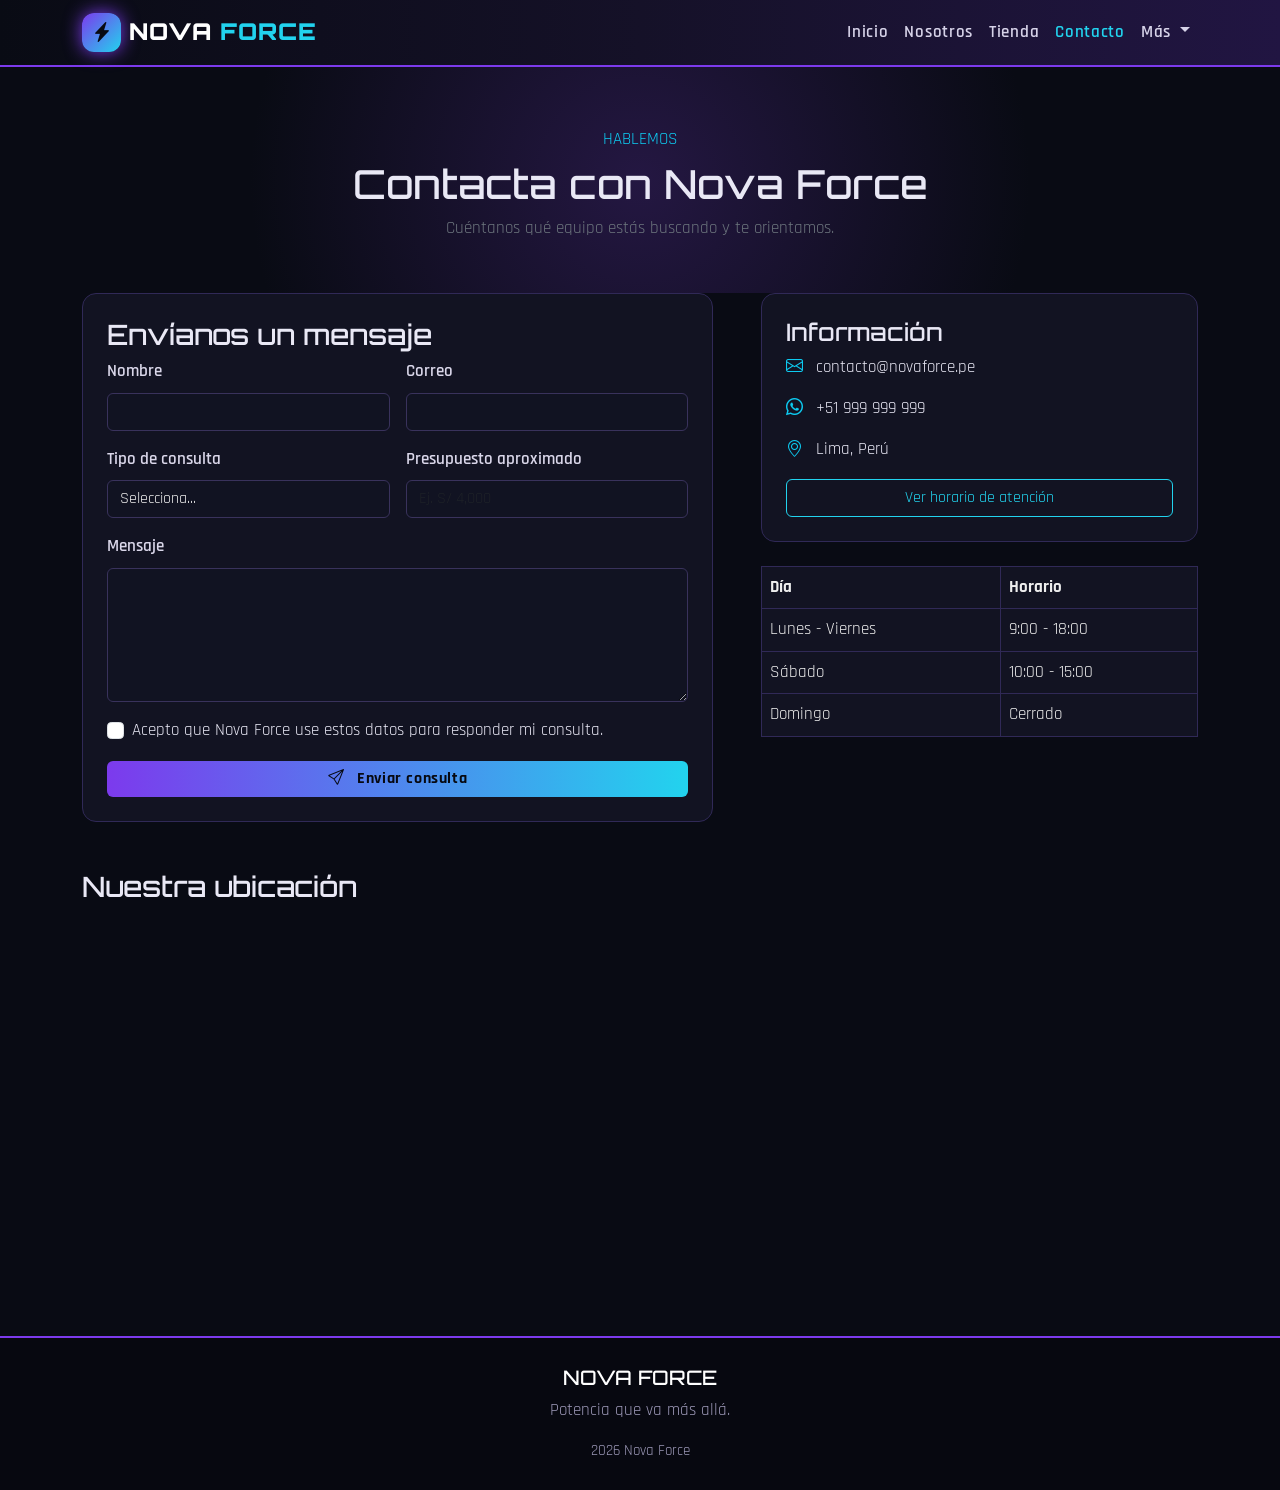
<file: contacto.html>
<!DOCTYPE html>
<html lang="es">
 <head>
  <meta charset="utf-8"/>
  <meta content="width=device-width,initial-scale=1" name="viewport"/>
  <title>
   Nova Force | Contacto
  </title>
  <link href="https://cdn.jsdelivr.net/npm/bootstrap@5.3.7/dist/css/bootstrap.min.css" rel="stylesheet"/>
  <link href="https://cdn.jsdelivr.net/npm/bootstrap-icons@1.11.3/font/bootstrap-icons.css" rel="stylesheet"/>
  <link href="estilos.css" rel="stylesheet"/>
 </head>
 <body>
  <nav class="navbar navbar-expand-lg navbar-dark navbar-nova sticky-top">
   <div class="container">
    <a class="navbar-brand d-flex align-items-center gap-2" href="index.html">
     <span class="logo-mark">
      <i class="bi bi-lightning-charge-fill">
      </i>
     </span>
     <span class="logo-text">
      NOVA
      <span>
       FORCE
      </span>
     </span>
    </a>
    <button class="navbar-toggler" data-bs-target="#nav" data-bs-toggle="collapse">
     <span class="navbar-toggler-icon">
     </span>
    </button>
    <div class="collapse navbar-collapse" id="nav">
     <ul class="navbar-nav ms-auto">
      <li class="nav-item">
       <a class="nav-link" href="index.html">
        Inicio
       </a>
      </li>
      <li class="nav-item">
       <a class="nav-link" href="nosotros.html">
        Nosotros
       </a>
      </li>
      <li class="nav-item">
       <a class="nav-link" href="tienda.html">
        Tienda
       </a>
      </li>
      <li class="nav-item">
       <a class="nav-link active" href="contacto.html">
        Contacto
       </a>
      </li>
      <li class="nav-item dropdown">
       <a class="nav-link dropdown-toggle" data-bs-toggle="dropdown" href="#">
        Más
       </a>
       <ul class="dropdown-menu dropdown-menu-dark">
        <li>
         <a class="dropdown-item" href="blog.html">
          Blog
         </a>
        </li>
        <li>
         <a class="dropdown-item" href="noticias.html">
          Noticias
         </a>
        </li>
       </ul>
      </li>
     </ul>
    </div>
   </div>
  </nav>
  <header class="page-head">
   <div class="container text-center">
    <span class="text-info">
     HABLEMOS
    </span>
    <h1 class="mt-2">
     Contacta con Nova Force
    </h1>
    <p class="text-secondary">
     Cuéntanos qué equipo estás buscando y te orientamos.
    </p>
   </div>
  </header>
  <main class="container pb-5">
   <div class="row g-5 align-items-start">
    <div class="col-lg-7">
     <div class="card card-nova p-4">
      <h3>
       Envíanos un mensaje
      </h3>
      <form class="row g-3 needs-validation" id="contactForm" novalidate="">
       <div class="col-md-6">
        <label class="form-label">
         Nombre
        </label>
        <input class="form-control" required=""/>
        <div class="invalid-feedback">
         Ingresa tu nombre.
        </div>
       </div>
       <div class="col-md-6">
        <label class="form-label">
         Correo
        </label>
        <input class="form-control" required="" type="email"/>
        <div class="invalid-feedback">
         Ingresa un correo válido.
        </div>
       </div>
       <div class="col-md-6">
        <label class="form-label">
         Tipo de consulta
        </label>
        <select class="form-select" required="">
         <option value="">
          Selecciona...
         </option>
         <option>
          Recomendación de PC
         </option>
         <option>
          Compra
         </option>
         <option>
          Soporte
         </option>
         <option>
          Otra consulta
         </option>
        </select>
        <div class="invalid-feedback">
         Selecciona una opción.
        </div>
       </div>
       <div class="col-md-6">
        <label class="form-label">
         Presupuesto aproximado
        </label>
        <input class="form-control" placeholder="Ej. S/ 4,000" required=""/>
        <div class="invalid-feedback">
         Indica un presupuesto.
        </div>
       </div>
       <div class="col-12">
        <label class="form-label">
         Mensaje
        </label>
        <textarea class="form-control" required="" rows="5"></textarea>
        <div class="invalid-feedback">
         Escribe tu mensaje.
        </div>
       </div>
       <div class="col-12">
        <div class="form-check">
         <input class="form-check-input" id="terms" required="" type="checkbox"/>
         <label class="form-check-label" for="terms">
          Acepto que Nova Force use estos datos para responder mi consulta.
         </label>
         <div class="invalid-feedback">
          Debes aceptar para continuar.
         </div>
        </div>
       </div>
       <div class="col-12">
        <button class="btn btn-nova w-100" type="submit">
         <i class="bi bi-send me-2">
         </i>
         Enviar consulta
        </button>
       </div>
      </form>
     </div>
    </div>
    <div class="col-lg-5">
     <div class="card card-nova p-4 mb-4">
      <h4>
       Información
      </h4>
      <p>
       <i class="bi bi-envelope text-info me-2">
       </i>
       contacto@novaforce.pe
      </p>
      <p>
       <i class="bi bi-whatsapp text-info me-2">
       </i>
       +51 999 999 999
      </p>
      <p>
       <i class="bi bi-geo-alt text-info me-2">
       </i>
       Lima, Perú
      </p>
      <button class="btn btn-outline-nova" data-bs-content="Respondemos consultas de lunes a sábado." data-bs-title="Atención Nova Force" data-bs-toggle="popover">
       Ver horario de atención
      </button>
     </div>
     <div class="table-responsive">
      <table class="table table-nova table-bordered align-middle">
       <thead>
        <tr>
         <th>
          Día
         </th>
         <th>
          Horario
         </th>
        </tr>
       </thead>
       <tbody>
        <tr>
         <td>
          Lunes - Viernes
         </td>
         <td>
          9:00 - 18:00
         </td>
        </tr>
        <tr>
         <td>
          Sábado
         </td>
         <td>
          10:00 - 15:00
         </td>
        </tr>
        <tr>
         <td>
          Domingo
         </td>
         <td>
          Cerrado
         </td>
        </tr>
       </tbody>
      </table>
     </div>
    </div>
   </div>
   <div class="mt-5">
    <h3 class="mb-3">
     Nuestra ubicación
    </h3>
    <div class="mapa-box">
     <iframe loading="lazy" src="https://www.google.com/maps?q=Lima,Peru&amp;output=embed" title="Mapa de Lima">
     </iframe>
    </div>
   </div>
  </main>
  <div class="modal fade" id="modalExito" tabindex="-1">
   <div class="modal-dialog modal-dialog-centered">
    <div class="modal-content bg-dark text-light border-info">
     <div class="modal-header">
      <h5 class="modal-title">
       <i class="bi bi-check-circle text-success me-2">
       </i>
       Mensaje enviado
      </h5>
      <button class="btn-close btn-close-white" data-bs-dismiss="modal">
      </button>
     </div>
     <div class="modal-body">
      Gracias por contactar a Nova Force. Tu consulta fue registrada correctamente.
     </div>
     <div class="modal-footer">
      <button class="btn btn-nova" data-bs-dismiss="modal">
       Aceptar
      </button>
     </div>
    </div>
   </div>
  </div>
  <footer class="footer-nova">
   <div class="container text-center">
    <h5 class="text-white">
     NOVA FORCE
    </h5>
    <p>
     Potencia que va más allá.
    </p>
    <p class="small mb-0">
     2026 Nova Force
    </p>
   </div>
  </footer>
  <script src="https://cdn.jsdelivr.net/npm/bootstrap@5.3.7/dist/js/bootstrap.bundle.min.js">
  </script>
  <script>
   document.querySelectorAll('[data-bs-toggle="popover"]').forEach(function(el){new bootstrap.Popover(el)});var form=document.getElementById('contactForm');form.addEventListener('submit',function(e){e.preventDefault();if(!form.checkValidity()){e.stopPropagation();form.classList.add('was-validated');return}form.classList.add('was-validated');new bootstrap.Modal(document.getElementById('modalExito')).show();form.reset();form.classList.remove('was-validated')})
  </script>
 </body>
</html>
</file>
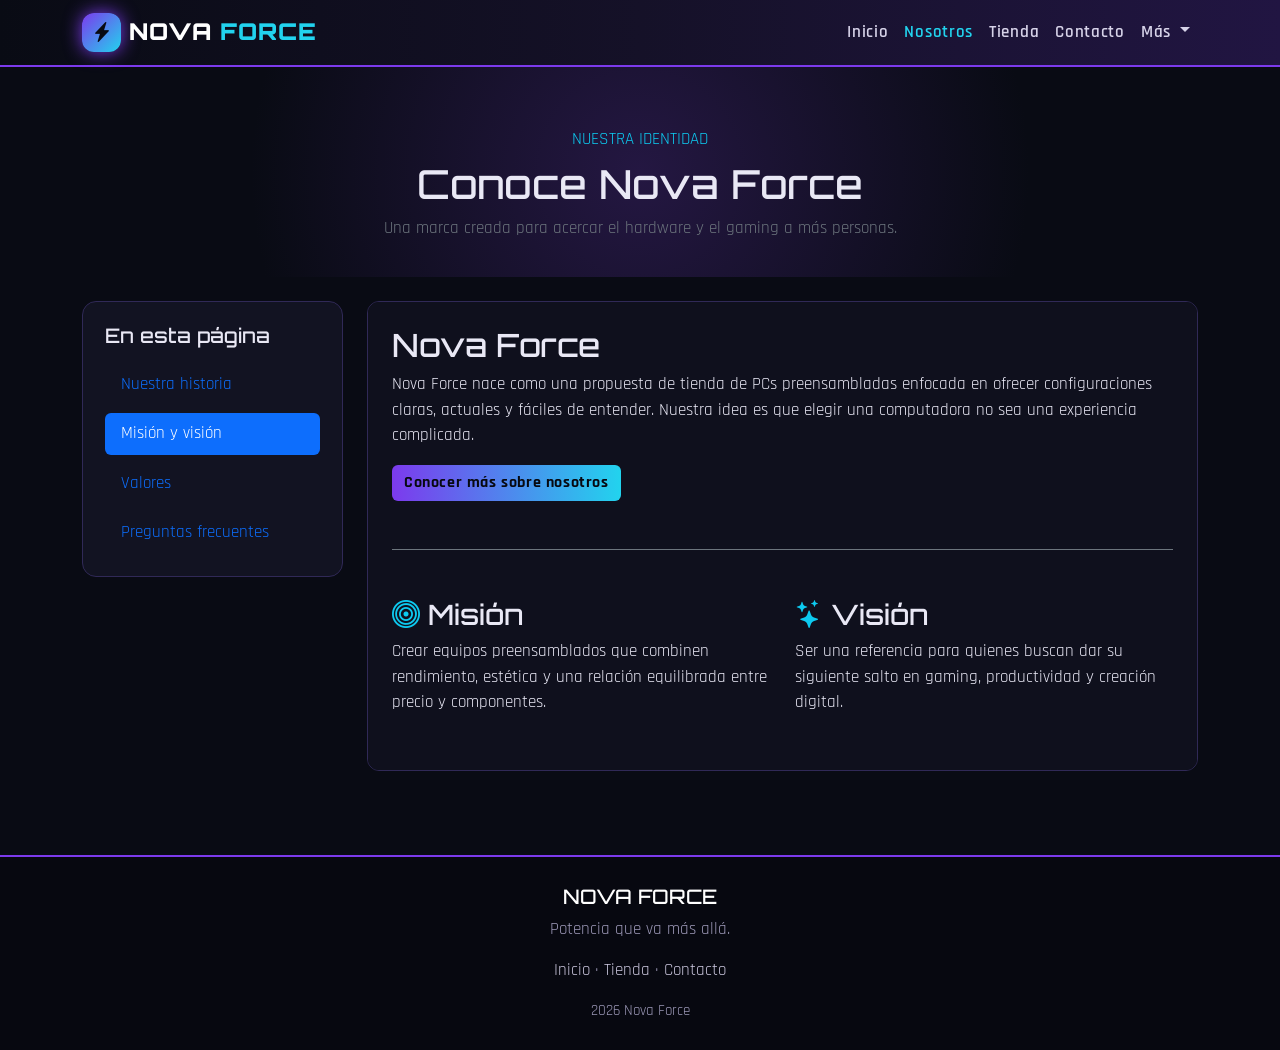
<file: nosotros.html>
<!DOCTYPE html>
<html lang="es">
 <head>
  <meta charset="utf-8"/>
  <meta content="width=device-width,initial-scale=1" name="viewport"/>
  <title>
   Nova Force | Nosotros
  </title>
  <link href="https://cdn.jsdelivr.net/npm/bootstrap@5.3.7/dist/css/bootstrap.min.css" rel="stylesheet"/>
  <link href="https://cdn.jsdelivr.net/npm/bootstrap-icons@1.11.3/font/bootstrap-icons.css" rel="stylesheet"/>
  <link href="estilos.css" rel="stylesheet"/>
 </head>
 <body data-bs-offset="100" data-bs-spy="scroll" data-bs-target="#sideNav" tabindex="0">
  <nav class="navbar navbar-expand-lg navbar-dark navbar-nova sticky-top">
   <div class="container">
    <a class="navbar-brand d-flex align-items-center gap-2" href="index.html">
     <span class="logo-mark">
      <i class="bi bi-lightning-charge-fill">
      </i>
     </span>
     <span class="logo-text">
      NOVA
      <span>
       FORCE
      </span>
     </span>
    </a>
    <button class="navbar-toggler" data-bs-target="#nav" data-bs-toggle="collapse">
     <span class="navbar-toggler-icon">
     </span>
    </button>
    <div class="collapse navbar-collapse" id="nav">
     <ul class="navbar-nav ms-auto">
      <li class="nav-item">
       <a class="nav-link" href="index.html">
        Inicio
       </a>
      </li>
      <li class="nav-item">
       <a class="nav-link active" href="nosotros.html">
        Nosotros
       </a>
      </li>
      <li class="nav-item">
       <a class="nav-link" href="tienda.html">
        Tienda
       </a>
      </li>
      <li class="nav-item">
       <a class="nav-link" href="contacto.html">
        Contacto
       </a>
      </li>
      <li class="nav-item dropdown">
       <a class="nav-link dropdown-toggle" data-bs-toggle="dropdown" href="#">
        Más
       </a>
       <ul class="dropdown-menu dropdown-menu-dark">
        <li>
         <a class="dropdown-item" href="blog.html">
          Blog
         </a>
        </li>
        <li>
         <a class="dropdown-item" href="noticias.html">
          Noticias
         </a>
        </li>
       </ul>
      </li>
     </ul>
    </div>
   </div>
  </nav>
  <header class="page-head">
   <div class="container text-center">
    <span class="text-info">
     NUESTRA IDENTIDAD
    </span>
    <h1 class="mt-2">
     Conoce Nova Force
    </h1>
    <p class="text-secondary mb-0">
     Una marca creada para acercar el hardware y el gaming a más personas.
    </p>
   </div>
  </header>
  <div class="container py-4">
   <div class="row g-4">
    <aside class="col-lg-3">
     <div class="sidebar-nova sticky-lg-top" style="top:90px">
      <h5>
       En esta página
      </h5>
      <nav class="nav nav-pills flex-column gap-2 mt-3" id="sideNav">
       <a class="nav-link" href="#historia">
        Nuestra historia
       </a>
       <a class="nav-link" href="#mision">
        Misión y visión
       </a>
       <a class="nav-link" href="#valores">
        Valores
       </a>
       <a class="nav-link" href="#faq">
        Preguntas frecuentes
       </a>
      </nav>
     </div>
    </aside>
    <main class="col-lg-9">
     <div class="scroll-area" data-bs-smooth-scroll="true" data-bs-spy="scroll" data-bs-target="#sideNav" tabindex="0">
      <section class="pb-5" id="historia">
       <h2>
        Nova Force
       </h2>
       <p>
        Nova Force nace como una propuesta de tienda de PCs preensambladas enfocada en ofrecer configuraciones claras, actuales y fáciles de entender. Nuestra idea es que elegir una computadora no sea una experiencia complicada.
       </p>
       <button class="btn btn-nova" data-bs-target="#historiaExtra" data-bs-toggle="collapse">
        Conocer más sobre nosotros
       </button>
       <div class="collapse mt-3" id="historiaExtra">
        <div class="card card-body card-nova">
         Seleccionamos componentes buscando equilibrio entre procesador, gráfica, memoria, almacenamiento y fuente. Así cada equipo tiene un propósito definido y el cliente puede comparar opciones con mayor facilidad.
        </div>
       </div>
      </section>
      <section class="py-5 border-top border-secondary" id="mision">
       <div class="row g-4">
        <div class="col-md-6">
         <h3>
          <i class="bi bi-bullseye text-info">
          </i>
          Misión
         </h3>
         <p>
          Crear equipos preensamblados que combinen rendimiento, estética y una relación equilibrada entre precio y componentes.
         </p>
        </div>
        <div class="col-md-6">
         <h3>
          <i class="bi bi-stars text-info">
          </i>
          Visión
         </h3>
         <p>
          Ser una referencia para quienes buscan dar su siguiente salto en gaming, productividad y creación digital.
         </p>
        </div>
       </div>
      </section>
      <section class="py-5 border-top border-secondary" id="valores">
       <h3>
        Valores Nova Force
       </h3>
       <div class="row g-3 mt-2">
        <div class="col-md-4">
         <div class="icon-box">
          <i class="bi bi-transparency">
          </i>
          <h5>
           Claridad
          </h5>
          <p class="small mb-0">
           Especificaciones fáciles de comparar.
          </p>
         </div>
        </div>
        <div class="col-md-4">
         <div class="icon-box">
          <i class="bi bi-lightning">
          </i>
          <h5>
           Rendimiento
          </h5>
          <p class="small mb-0">
           Configuraciones pensadas para su objetivo.
          </p>
         </div>
        </div>
        <div class="col-md-4">
         <div class="icon-box">
          <i class="bi bi-people">
          </i>
          <h5>
           Cercanía
          </h5>
          <p class="small mb-0">
           Ayuda para encontrar el equipo adecuado.
          </p>
         </div>
        </div>
       </div>
      </section>
      <section class="py-5 border-top border-secondary" id="faq">
       <h3>
        Preguntas frecuentes
       </h3>
       <div class="accordion mt-3" id="faqAcc">
        <div class="accordion-item">
         <h2 class="accordion-header">
          <button class="accordion-button" data-bs-target="#f1" data-bs-toggle="collapse">
           ¿Los equipos vienen listos para usar?
          </button>
         </h2>
         <div class="accordion-collapse collapse show" data-bs-parent="#faqAcc" id="f1">
          <div class="accordion-body">
           Sí. Las configuraciones se plantean como equipos preensamblados para que puedas comenzar a utilizarlos una vez configurado el sistema.
          </div>
         </div>
        </div>
        <div class="accordion-item">
         <h2 class="accordion-header">
          <button class="accordion-button collapsed" data-bs-target="#f2" data-bs-toggle="collapse">
           ¿Puedo pedir una configuración personalizada?
          </button>
         </h2>
         <div class="accordion-collapse collapse" data-bs-parent="#faqAcc" id="f2">
          <div class="accordion-body">
           Sí. Puedes usar el formulario de contacto para solicitar una recomendación según presupuesto y uso.
          </div>
         </div>
        </div>
        <div class="accordion-item">
         <h2 class="accordion-header">
          <button class="accordion-button collapsed" data-bs-target="#f3" data-bs-toggle="collapse">
           ¿Qué gama me conviene?
          </button>
         </h2>
         <div class="accordion-collapse collapse" data-bs-parent="#faqAcc" id="f3">
          <div class="accordion-body">
           Depende del monitor, juegos y tareas. Para una orientación rápida puedes revisar las categorías de la tienda o escribirnos.
          </div>
         </div>
        </div>
       </div>
      </section>
     </div>
    </main>
   </div>
  </div>
  <footer class="footer-nova">
   <div class="container text-center">
    <h5 class="text-white">
     NOVA FORCE
    </h5>
    <p>
     Potencia que va más allá.
    </p>
    <a href="index.html">
     Inicio
    </a>
    ·
    <a href="tienda.html">
     Tienda
    </a>
    ·
    <a href="contacto.html">
     Contacto
    </a>
    <p class="small mt-3 mb-0">
     2026 Nova Force
    </p>
   </div>
  </footer>
  <script src="https://cdn.jsdelivr.net/npm/bootstrap@5.3.7/dist/js/bootstrap.bundle.min.js">
  </script>
 </body>
</html>
</file>
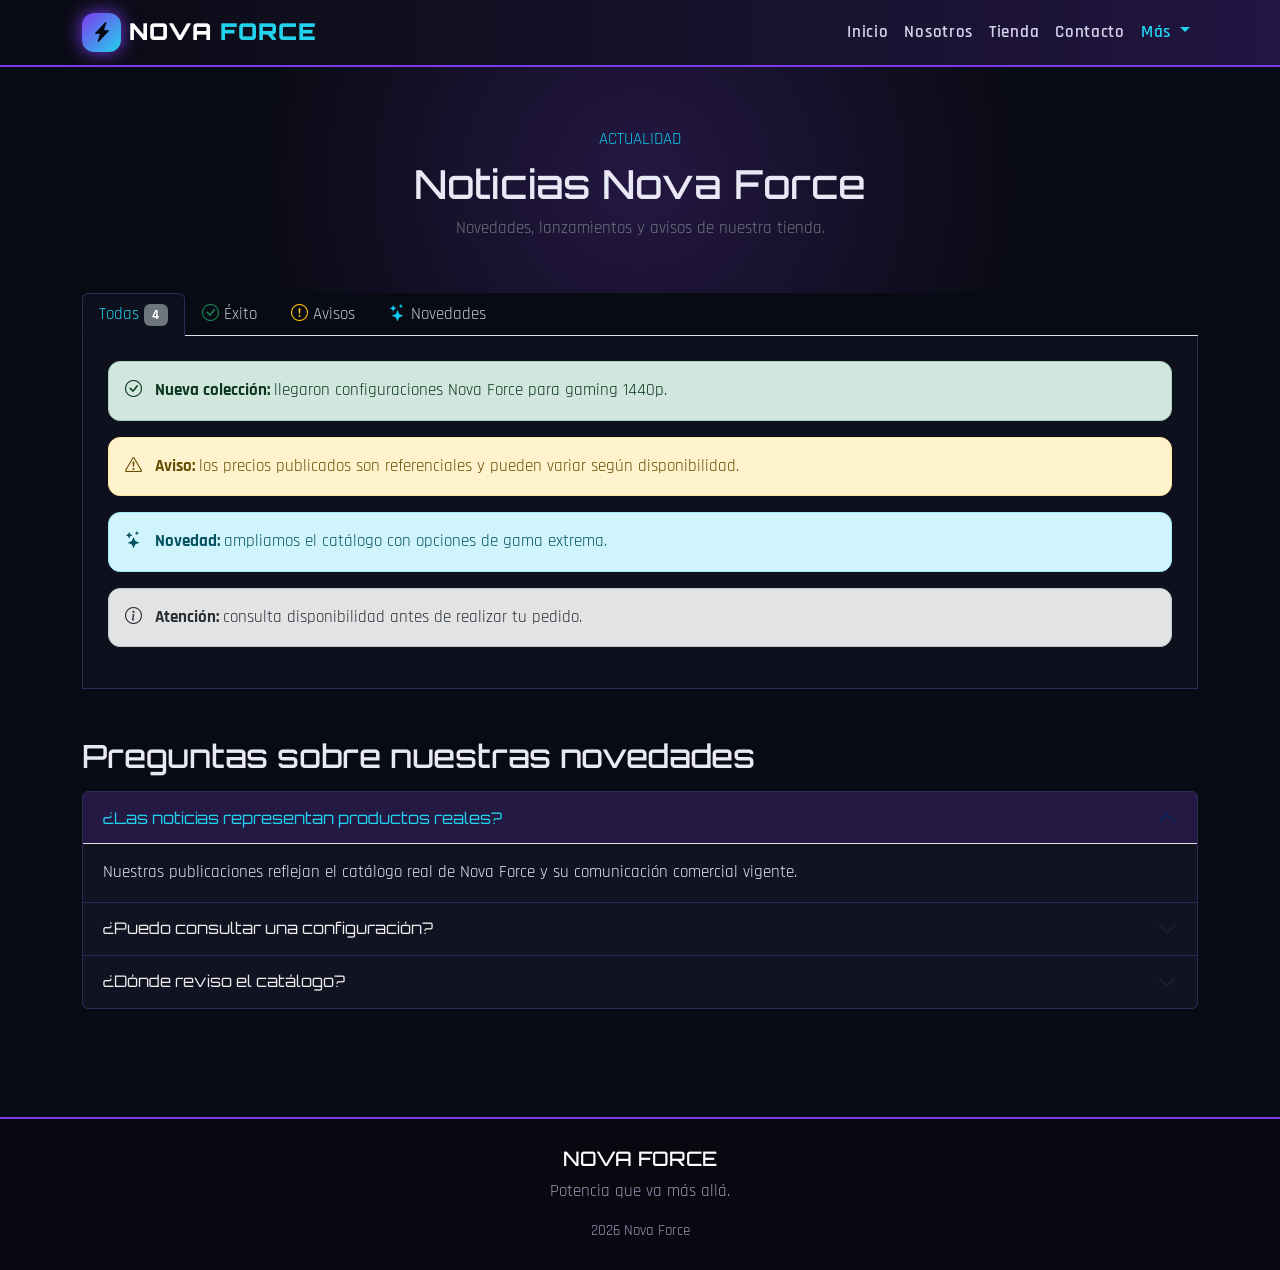
<file: noticias.html>
<!DOCTYPE html>
<html lang="es">
 <head>
  <meta charset="utf-8"/>
  <meta content="width=device-width,initial-scale=1" name="viewport"/>
  <title>
   Nova Force | Noticias
  </title>
  <link href="https://cdn.jsdelivr.net/npm/bootstrap@5.3.7/dist/css/bootstrap.min.css" rel="stylesheet"/>
  <link href="https://cdn.jsdelivr.net/npm/bootstrap-icons@1.11.3/font/bootstrap-icons.css" rel="stylesheet"/>
  <link href="estilos.css" rel="stylesheet"/>
 </head>
 <body>
  <nav class="navbar navbar-expand-lg navbar-dark navbar-nova sticky-top">
   <div class="container">
    <a class="navbar-brand d-flex align-items-center gap-2" href="index.html">
     <span class="logo-mark">
      <i class="bi bi-lightning-charge-fill">
      </i>
     </span>
     <span class="logo-text">
      NOVA
      <span>
       FORCE
      </span>
     </span>
    </a>
    <button class="navbar-toggler" data-bs-target="#nav" data-bs-toggle="collapse">
     <span class="navbar-toggler-icon">
     </span>
    </button>
    <div class="collapse navbar-collapse" id="nav">
     <ul class="navbar-nav ms-auto">
      <li class="nav-item">
       <a class="nav-link" href="index.html">
        Inicio
       </a>
      </li>
      <li class="nav-item">
       <a class="nav-link" href="nosotros.html">
        Nosotros
       </a>
      </li>
      <li class="nav-item">
       <a class="nav-link" href="tienda.html">
        Tienda
       </a>
      </li>
      <li class="nav-item">
       <a class="nav-link" href="contacto.html">
        Contacto
       </a>
      </li>
      <li class="nav-item dropdown">
       <a class="nav-link dropdown-toggle active" data-bs-toggle="dropdown" href="#">
        Más
       </a>
       <ul class="dropdown-menu dropdown-menu-dark">
        <li>
         <a class="dropdown-item" href="blog.html">
          Blog
         </a>
        </li>
        <li>
         <a class="dropdown-item active" href="noticias.html">
          Noticias
         </a>
        </li>
       </ul>
      </li>
     </ul>
    </div>
   </div>
  </nav>
  <header class="page-head">
   <div class="container text-center">
    <span class="text-info">
     ACTUALIDAD
    </span>
    <h1 class="mt-2">
     Noticias Nova Force
    </h1>
    <p class="text-secondary">
     Novedades, lanzamientos y avisos de nuestra tienda.
    </p>
   </div>
  </header>
  <main class="container pb-5">
   <ul class="nav nav-tabs" id="newsTabs">
    <li class="nav-item">
     <button class="nav-link active" data-bs-target="#todas" data-bs-toggle="tab">
      Todas
      <span class="badge text-bg-secondary">
       4
      </span>
     </button>
    </li>
    <li class="nav-item">
     <button class="nav-link" data-bs-target="#exito" data-bs-toggle="tab">
      <i class="bi bi-check-circle text-success">
      </i>
      Éxito
     </button>
    </li>
    <li class="nav-item">
     <button class="nav-link" data-bs-target="#aviso" data-bs-toggle="tab">
      <i class="bi bi-exclamation-circle text-warning">
      </i>
      Avisos
     </button>
    </li>
    <li class="nav-item">
     <button class="nav-link" data-bs-target="#nuevo" data-bs-toggle="tab">
      <i class="bi bi-stars text-info">
      </i>
      Novedades
     </button>
    </li>
   </ul>
   <div class="tab-content">
    <div class="tab-pane fade show active" id="todas">
     <div class="alert alert-success">
      <i class="bi bi-check-circle me-2">
      </i>
      <strong>
       Nueva colección:
      </strong>
      llegaron configuraciones Nova Force para gaming 1440p.
     </div>
     <div class="alert alert-warning">
      <i class="bi bi-exclamation-triangle me-2">
      </i>
      <strong>
       Aviso:
      </strong>
      los precios publicados son referenciales y pueden variar según disponibilidad.
     </div>
     <div class="alert alert-info">
      <i class="bi bi-stars me-2">
      </i>
      <strong>
       Novedad:
      </strong>
      ampliamos el catálogo con opciones de gama extrema.
     </div>
     <div class="alert alert-secondary">
      <i class="bi bi-info-circle me-2">
      </i>
      <strong>
       Atención:
      </strong>
      consulta disponibilidad antes de realizar tu pedido.
     </div>
    </div>
    <div class="tab-pane fade" id="exito">
     <div class="alert alert-success">
      La sección de ensambles Nova Force ya cuenta con nuevas opciones de gama media y alta.
     </div>
    </div>
    <div class="tab-pane fade" id="aviso">
     <div class="alert alert-warning">
      Las especificaciones y precios pueden cambiar según disponibilidad de componentes.
     </div>
    </div>
    <div class="tab-pane fade" id="nuevo">
     <div class="alert alert-info">
      Nova Force incorpora configuraciones con DDR5 y almacenamiento NVMe de mayor capacidad.
     </div>
    </div>
   </div>
   <section class="mt-5">
    <h2 class="mb-3">
     Preguntas sobre nuestras novedades
    </h2>
    <div class="accordion" id="newsAcc">
     <div class="accordion-item">
      <h2 class="accordion-header">
       <button class="accordion-button" data-bs-target="#n1" data-bs-toggle="collapse">
        ¿Las noticias representan productos reales?
       </button>
      </h2>
      <div class="accordion-collapse collapse show" data-bs-parent="#newsAcc" id="n1">
       <div class="accordion-body">
        Nuestras publicaciones reflejan el catálogo real de Nova Force y su comunicación comercial vigente.
       </div>
      </div>
     </div>
     <div class="accordion-item">
      <h2 class="accordion-header">
       <button class="accordion-button collapsed" data-bs-target="#n2" data-bs-toggle="collapse">
        ¿Puedo consultar una configuración?
       </button>
      </h2>
      <div class="accordion-collapse collapse" data-bs-parent="#newsAcc" id="n2">
       <div class="accordion-body">
        Sí. Puedes ir a Contacto y enviar una consulta con tu presupuesto y objetivo.
       </div>
      </div>
     </div>
     <div class="accordion-item">
      <h2 class="accordion-header">
       <button class="accordion-button collapsed" data-bs-target="#n3" data-bs-toggle="collapse">
        ¿Dónde reviso el catálogo?
       </button>
      </h2>
      <div class="accordion-collapse collapse" data-bs-parent="#newsAcc" id="n3">
       <div class="accordion-body">
        En la sección Tienda encontrarás cuatro categorías organizadas mediante Tabs.
       </div>
      </div>
     </div>
    </div>
   </section>
  </main>
  <footer class="footer-nova">
   <div class="container text-center">
    <h5 class="text-white">
     NOVA FORCE
    </h5>
    <p>
     Potencia que va más allá.
    </p>
    <p class="small mb-0">
     2026 Nova Force
    </p>
   </div>
  </footer>
  <script src="https://cdn.jsdelivr.net/npm/bootstrap@5.3.7/dist/js/bootstrap.bundle.min.js">
  </script>
 </body>
</html>
</file>
<file: estilos.css>
@import url('https://fonts.googleapis.com/css2?family=Orbitron:wght@500;700;900&family=Rajdhani:wght@400;500;600;700&display=swap');
*{box-sizing:border-box}

:root{--bs-body-color:#e9e8f5}

html{scroll-behavior:smooth}

body{margin:0;background:#090b14;color:#e9e8f5;font-family:'Rajdhani',sans-serif;font-size:1.06rem}

h1,h2,h3,h4,h5,h6,.navbar-brand,.logo-text{font-family:'Orbitron',sans-serif}

.navbar-nova{background:linear-gradient(90deg,#090b14,#151128,#211542);border-bottom:2px solid #7c3aed}

.navbar-nova .nav-link{color:#d6d2e8;font-weight:600;letter-spacing:.7px}

.navbar-nova .nav-link:hover,.navbar-nova .nav-link.active{color:#22d3ee}

.logo-mark{width:39px;height:39px;border-radius:12px;display:inline-flex;align-items:center;justify-content:center;background:linear-gradient(135deg,#7c3aed,#22d3ee);color:#080a12;box-shadow:0 0 18px #7c3aed}

.logo-text{font-size:1.45rem;font-weight:900;letter-spacing:1px}

.logo-text span{color:#22d3ee}

.hero-nova{background:linear-gradient(135deg,#090b14,#141027 55%,#0b1220);padding:0}

.hero-carousel-full{overflow:hidden}

.hero-carousel-full::before{content:'';position:absolute;inset:0;background:linear-gradient(90deg,#05060cdd 0%,#05060c99 38%,#05060c33 65%,transparent 85%);z-index:1;pointer-events:none}

.hero-carousel-full .carousel-control-prev,.hero-carousel-full .carousel-control-next,.hero-carousel-full .carousel-indicators{z-index:3}

.hero-carousel-full .carousel-item img{height:620px;object-fit:cover;filter:brightness(.55)}

.hero-overlay-text{position:absolute;top:50%;left:6%;transform:translateY(-50%);z-index:2;max-width:600px}

.hero-overlay-text h1{font-size:clamp(2rem,4.3vw,4.2rem);line-height:1.05}

.gradient-text{background:linear-gradient(90deg,#a855f7,#22d3ee);-webkit-background-clip:text;background-clip:text;color:transparent}

.hero-overlay-text p{font-size:1.15rem;color:#d8d5ea;max-width:560px}

.btn-nova{background:linear-gradient(90deg,#7c3aed,#22d3ee);border:0;color:#070911;font-weight:800;letter-spacing:.6px}

.btn-nova:hover{color:#fff;transform:translateY(-1px);box-shadow:0 8px 24px #22d3ee33}

.btn-outline-nova{border:1px solid #22d3ee;color:#22d3ee}

.btn-outline-nova:hover{background:#22d3ee;color:#071018}

.section-title{text-align:center;text-transform:uppercase;letter-spacing:2px;color:#fff;margin:50px 0 12px}

.section-subtitle{text-align:center;color:#9c98b7;margin-bottom:30px}

.card-nova,.icon-box,.sidebar-nova{background:#121322;border:1px solid #302957;color:#e9e8f5;border-radius:14px}

.card-nova{overflow:hidden;transition:.25s;height:100%}

article.card-nova{height:auto}

.card-nova:hover{transform:translateY(-5px);border-color:#22d3ee;box-shadow:0 12px 35px #0008}

.card-nova img{height:205px;object-fit:cover}

.card-nova .card-title{color:#22d3ee}

.icon-box{padding:28px 20px;text-align:center;height:100%;transition:.25s}

.icon-box:hover{border-color:#7c3aed;transform:translateY(-4px)}

.icon-box i{font-size:2.7rem;color:#a855f7}

.precio-tag{font-family:'Orbitron';font-size:1.3rem;color:#22d3ee;font-weight:700}

.badge-gama-baja{background:#238636}

.badge-gama-media{background:#eab308;color:#111}

.badge-gama-alta{background:#db2777}

.badge-gama-extrema{background:#7c3aed}

.carousel-item img{height:560px;object-fit:cover;filter:brightness(.48)}

.page-head{padding:60px 0 35px;background:radial-gradient(circle at center,#241742,transparent 60%)}

.tab-content{background:#0f101d;padding:25px;border:1px solid #302957;border-top:0}

.nav-tabs .nav-link{color:#c9c5dc}

.nav-tabs .nav-link.active{background:#0f101d;color:#22d3ee;border-color:#302957 #302957 #0f101d}

.form-control,.form-select{background:#111322;color:#eee;border-color:#39325c}

.form-control:focus,.form-select:focus{background:#111322;color:#fff;border-color:#22d3ee;box-shadow:0 0 0 .2rem #22d3ee22}

.form-label{color:#d9d6e9;font-weight:600}

.table-nova{--bs-table-bg:#121322;--bs-table-color:#eee;--bs-table-border-color:#302957}

.table-nova thead{background:#241943}

.mapa-box iframe{width:100%;height:300px;border:0;border-radius:12px}

.sidebar-nova{padding:22px}.blog-img{width:100%;height:100%;min-height:210px;object-fit:cover}

.accordion-item{background:#121322;border-color:#302957}

.accordion-button{background:#121322;color:#eee}

.accordion-button:not(.collapsed){background:#241943;color:#22d3ee}

.accordion-button:focus{box-shadow:none}

.alert{border-radius:12px}

.footer-nova{margin-top:60px;background:#070810;border-top:2px solid #7c3aed;padding:28px 0;color:#9c98b7}

.footer-nova a{color:#c9c5dc;text-decoration:none}

.footer-nova a:hover{color:#22d3ee}

.floating-glow{position:absolute;width:250px;height:250px;border-radius:50%;background:#7c3aed33;filter:blur(70px);right:5%;top:20%}

.spec-list{padding-left:1rem;color:#bcb8cf}

.price-old{text-decoration:line-through;color:#77738d;font-size:.9rem}

.small-muted{color:#9995b0}

.scroll-area{position:relative;height:470px;overflow:auto;padding:24px;background:#0f101d;border:1px solid #302957;border-radius:12px}

.toast-container{z-index:1080}@media(max-width:767px){.hero-carousel-full .carousel-item img{height:430px}.hero-overlay-text{left:6%;right:6%;max-width:none}.logo-text{font-size:1.2rem}.page-head{padding:40px 0 20px}}

.img-pc{width:100%;height:260px;object-fit:cover;display:block;}
</file>
